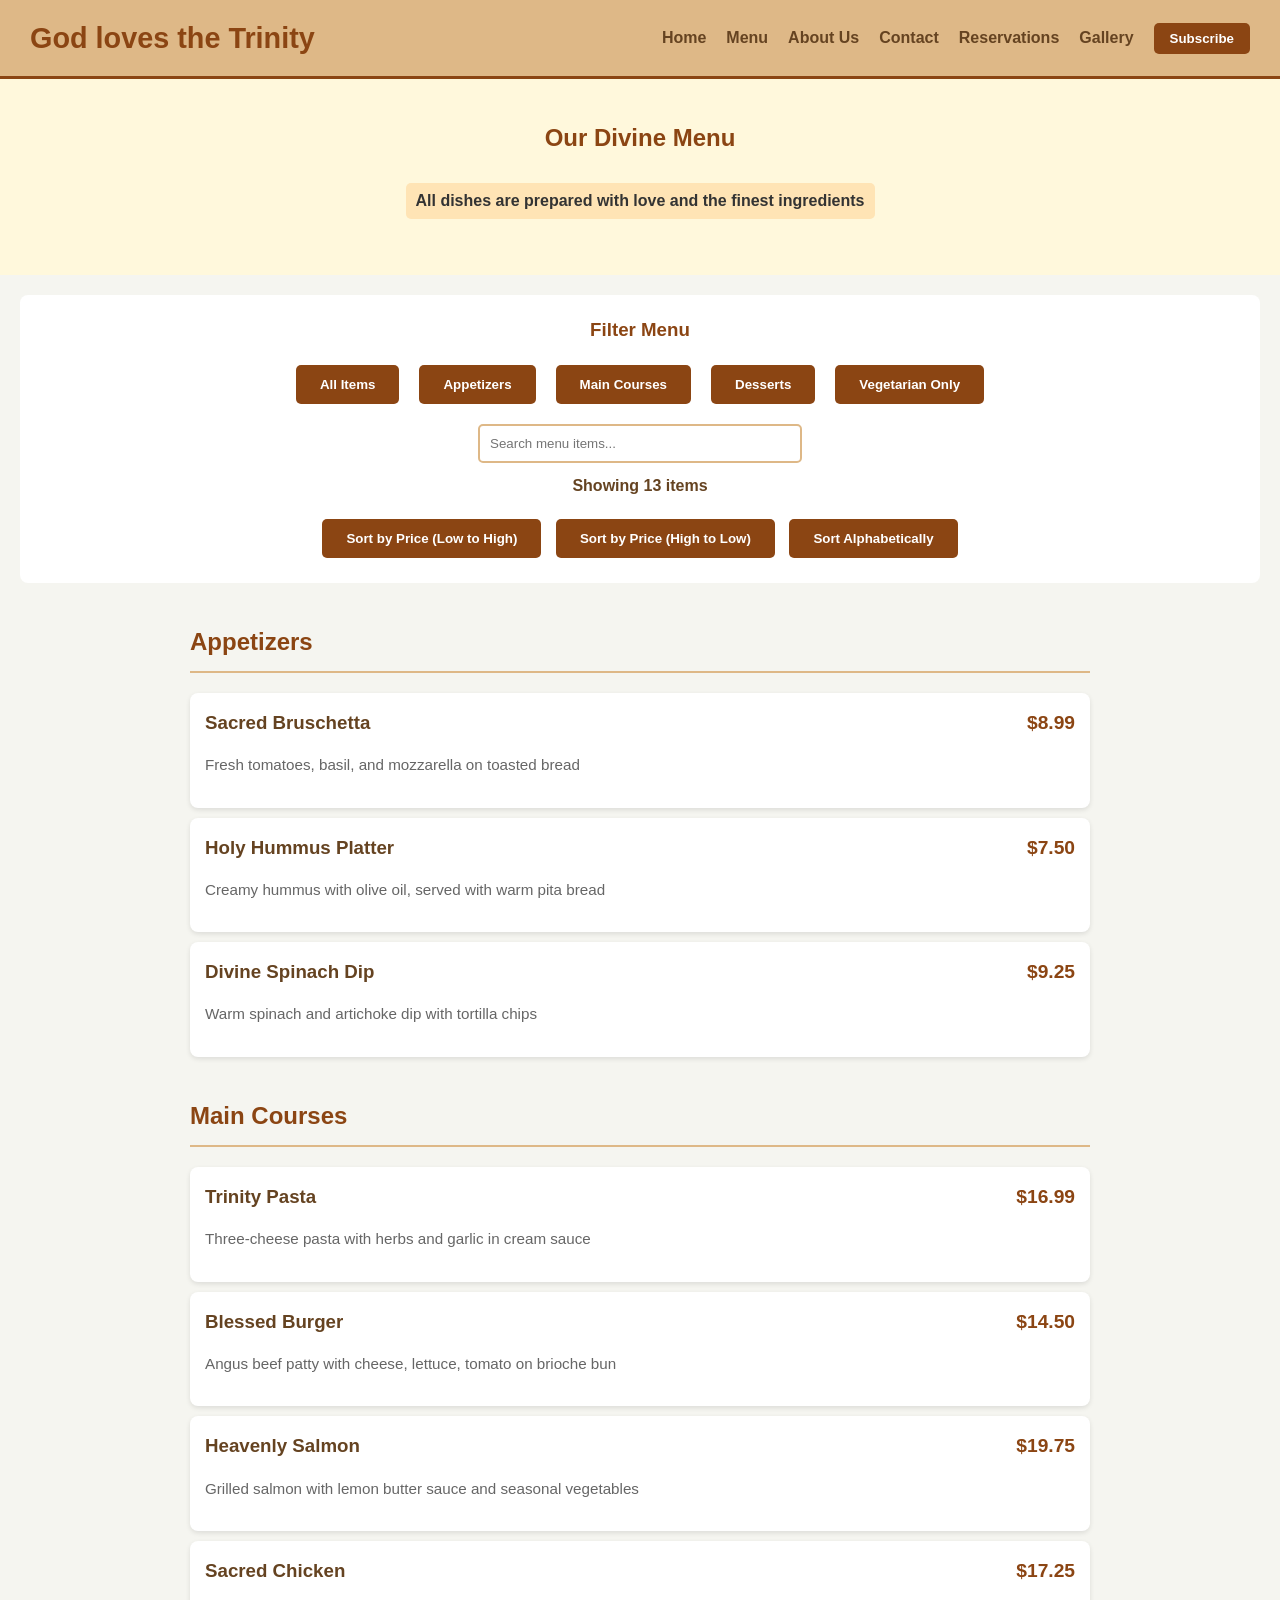
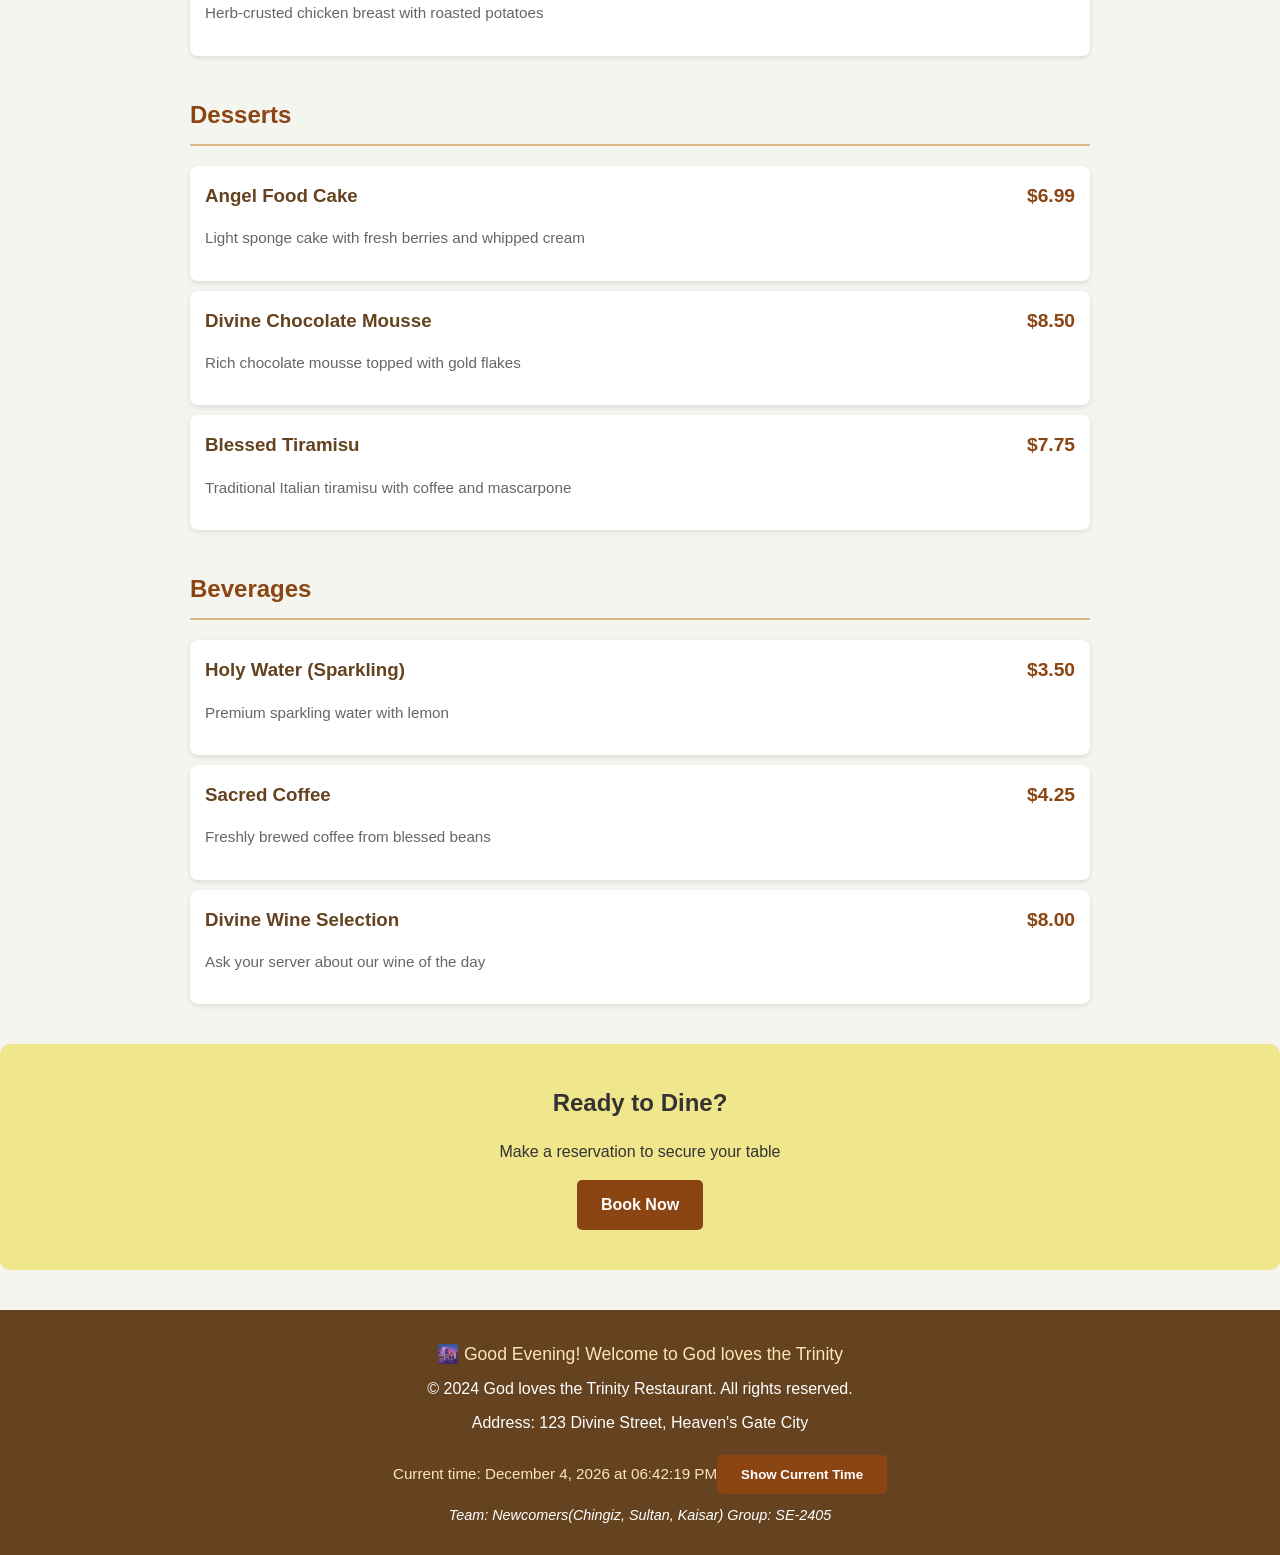
<file: menu.html>
<!DOCTYPE html>
<html lang="en">
<head>
  <meta charset="UTF-8">
  <meta name="viewport" content="width=device-width, initial-scale=1.0">
  <title>Menu - God loves the Trinity</title>
  <link rel="stylesheet" href="style.css">
</head>
<body>
  <!-- Task 1: Flexbox Header / Nav -->
  <header class="main-header">
    <div class="logo">God loves the Trinity</div>
    <nav class="navigation">
      <ul>
        <li><a href="index.html">Home</a></li>
        <li><a href="menu.html">Menu</a></li>
        <li><a href="about.html">About Us</a></li>
        <li><a href="contact.html">Contact</a></li>
        <li><a href="reserve.html">Reservations</a></li>
        <li><a href="gallery.html">Gallery</a></li>
        <!-- TASK 3: Popup subscription button -->
        <li><button id="subscribe-btn" class="subscribe-button">Subscribe</button></li>
      </ul>
    </nav>
  </header>

  <main>
    <section id="menu-header">
      <h1>Our Divine Menu</h1>
      <p class="highlighted-text">All dishes are prepared with love and the finest ingredients</p>
    </section>

    <!-- Keep your existing menu sections -->
    <section class="menu-section">
      <h2>Appetizers</h2>
      <div class="menu-item">
        <div>
          <h3>Sacred Bruschetta</h3>
          <p>Fresh tomatoes, basil, and mozzarella on toasted bread</p>
        </div>
        <span class="price">$8.99</span>
      </div>
      <div class="menu-item">
        <div>
          <h3>Holy Hummus Platter</h3>
          <p>Creamy hummus with olive oil, served with warm pita bread</p>
        </div>
        <span class="price">$7.50</span>
      </div>
      <div class="menu-item">
        <div>
          <h3>Divine Spinach Dip</h3>
          <p>Warm spinach and artichoke dip with tortilla chips</p>
        </div>
        <span class="price">$9.25</span>
      </div>
    </section>

    <section class="menu-section">
      <h2>Main Courses</h2>
      <div class="menu-item">
        <div>
          <h3>Trinity Pasta</h3>
          <p>Three-cheese pasta with herbs and garlic in cream sauce</p>
        </div>
        <span class="price">$16.99</span>
      </div>
      <div class="menu-item">
        <div>
          <h3>Blessed Burger</h3>
          <p>Angus beef patty with cheese, lettuce, tomato on brioche bun</p>
        </div>
        <span class="price">$14.50</span>
      </div>
      <div class="menu-item">
        <div>
          <h3>Heavenly Salmon</h3>
          <p>Grilled salmon with lemon butter sauce and seasonal vegetables</p>
        </div>
        <span class="price">$19.75</span>
      </div>
      <div class="menu-item">
        <div>
          <h3>Sacred Chicken</h3>
          <p>Herb-crusted chicken breast with roasted potatoes</p>
        </div>
        <span class="price">$17.25</span>
      </div>
    </section>

    <section class="menu-section">
      <h2>Desserts</h2>
      <div class="menu-item">
        <div>
          <h3>Angel Food Cake</h3>
          <p>Light sponge cake with fresh berries and whipped cream</p>
        </div>
        <span class="price">$6.99</span>
      </div>
      <div class="menu-item">
        <div>
          <h3>Divine Chocolate Mousse</h3>
          <p>Rich chocolate mousse topped with gold flakes</p>
        </div>
        <span class="price">$8.50</span>
      </div>
      <div class="menu-item">
        <div>
          <h3>Blessed Tiramisu</h3>
          <p>Traditional Italian tiramisu with coffee and mascarpone</p>
        </div>
        <span class="price">$7.75</span>
      </div>
    </section>

    <section class="menu-section">
      <h2>Beverages</h2>
      <div class="menu-item">
        <div>
          <h3>Holy Water (Sparkling)</h3>
          <p>Premium sparkling water with lemon</p>
        </div>
        <span class="price">$3.50</span>
      </div>
      <div class="menu-item">
        <div>
          <h3>Sacred Coffee</h3>
          <p>Freshly brewed coffee from blessed beans</p>
        </div>
        <span class="price">$4.25</span>
      </div>
      <div class="menu-item">
        <div>
          <h3>Divine Wine Selection</h3>
          <p>Ask your server about our wine of the day</p>
        </div>
        <span class="price">$8.00</span>
      </div>
    </section>

    <div class="cta-section">
      <h2>Ready to Dine?</h2>
      <p>Make a reservation to secure your table</p>
      <a href="reserve.html" class="button-style">Book Now</a>
    </div>
  </main>

  <!-- TASK 3: Popup Subscription Form -->
  <div id="subscription-popup" class="popup-overlay">
    <div class="popup-content">
      <span id="close-popup" class="close-btn">&times;</span>
      <h2>Subscribe to Our Newsletter</h2>
      <p>Get the latest updates on special offers and new menu items!</p>
      <form id="subscription-form">
        <input type="email" id="popup-email" placeholder="Enter your email" required>
        <button type="submit" class="button-style">Subscribe</button>
      </form>
    </div>
  </div>

  <footer>
    <p>&copy; 2024 God loves the Trinity Restaurant. All rights reserved.</p>
    <p>Address: 123 Divine Street, Heaven's Gate City</p>
    <!-- TASK 5: Current Date and Time -->
    <p class="datetime-display">Current time: <span id="current-datetime"></span></p>
    <p class="team-members">Team: Newcomers(Chingiz, Sultan, Kaisar) Group: SE-2405</p>
  </footer>

  <!-- JavaScript -->
  <script src="script.js"></script>
</body>
</html>
</file>
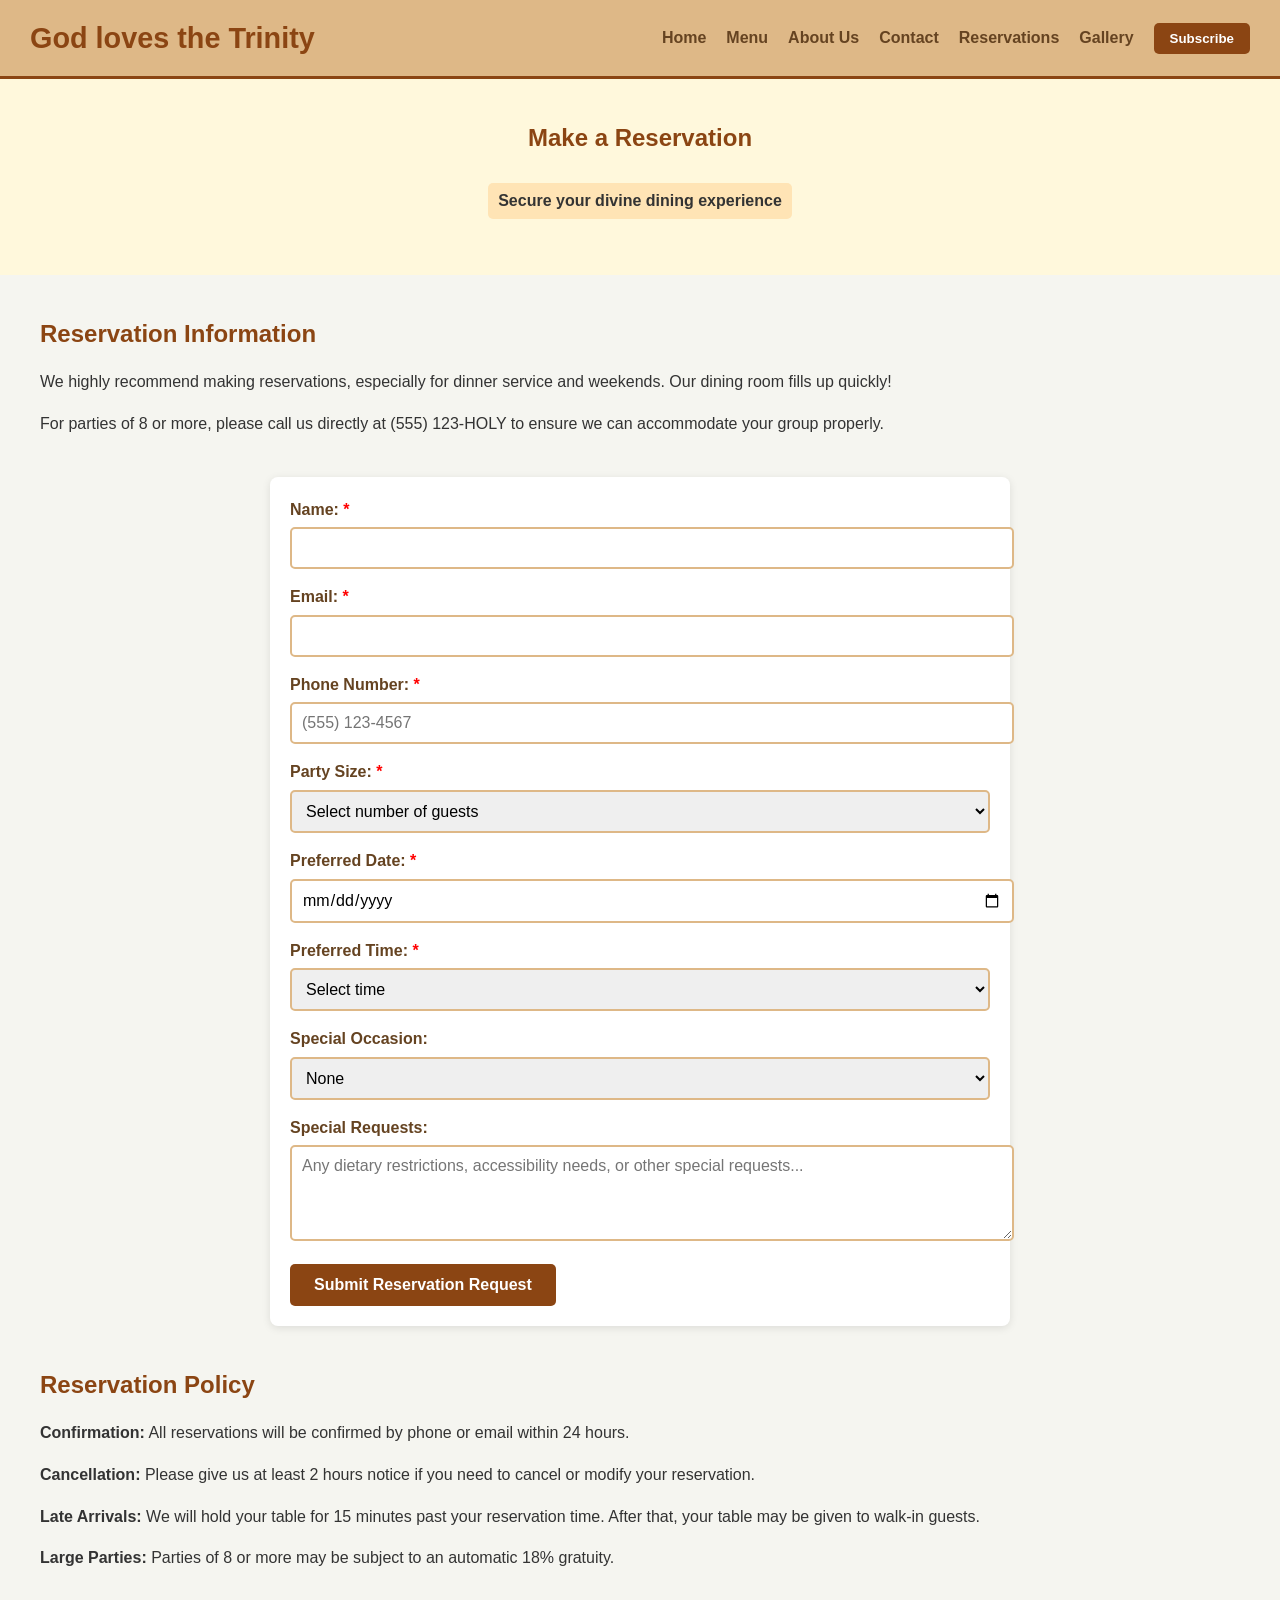
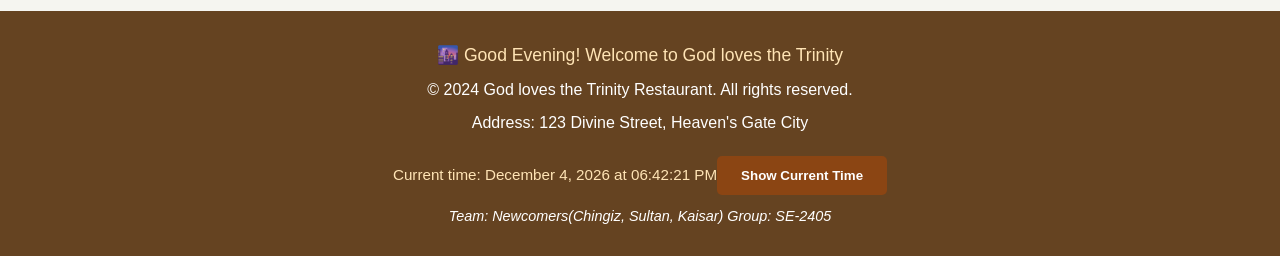
<file: reserve.html>
<!DOCTYPE html>
<html lang="en">
<head>
  <meta charset="UTF-8">
  <meta name="viewport" content="width=device-width, initial-scale=1.0">
  <title>Reservations - God loves the Trinity</title>
  <link rel="stylesheet" href="style.css">
</head>
<body>
  <!-- Task 1: Flexbox Header / Nav -->
  <header class="main-header">
    <div class="logo">God loves the Trinity</div>
    <nav class="navigation">
      <ul>
        <li><a href="index.html">Home</a></li>
        <li><a href="menu.html">Menu</a></li>
        <li><a href="about.html">About Us</a></li>
        <li><a href="contact.html">Contact</a></li>
        <li><a href="reserve.html">Reservations</a></li>
        <li><a href="gallery.html">Gallery</a></li>
        <!-- TASK 3: Popup subscription button -->
        <li><button id="subscribe-btn" class="subscribe-button">Subscribe</button></li>
      </ul>
    </nav>
  </header>

  <main>
    <section id="booking-header">
      <h1>Make a Reservation</h1>
      <p class="highlighted-text">Secure your divine dining experience</p>
    </section>

    <section class="about-content">
      <h2>Reservation Information</h2>
      <p>We highly recommend making reservations, especially for dinner service and weekends. Our dining room fills up quickly!</p>
      <p>For parties of 8 or more, please call us directly at (555) 123-HOLY to ensure we can accommodate your group properly.</p>
    </section>

    <!-- TASK 1: Form with Validation -->
    <form class="contact-form" style="max-width:700px; margin: 0 auto; background:#fff; padding:20px; border-radius:8px;">
      <div class="form-group">
        <label for="guest-name">Name: <span style="color: red;">*</span></label>
        <input type="text" id="guest-name" name="guest-name" required>
      </div>
      <div class="form-group">
        <label for="guest-email">Email: <span style="color: red;">*</span></label>
        <input type="email" id="guest-email" name="guest-email" required>
      </div>
      <div class="form-group">
        <label for="guest-phone">Phone Number: <span style="color: red;">*</span></label>
        <input type="tel" id="guest-phone" name="guest-phone" placeholder="(555) 123-4567" required>
      </div>
      <div class="form-group">
        <label for="party-size">Party Size: <span style="color: red;">*</span></label>
        <select id="party-size" name="party-size" required>
          <option value="">Select number of guests</option>
          <option value="1">1 person</option>
          <option value="2">2 people</option>
          <option value="3">3 people</option>
          <option value="4">4 people</option>
          <option value="5">5 people</option>
          <option value="6">6 people</option>
          <option value="7">7 people</option>
          <option value="8+">8 or more people</option>
        </select>
      </div>
      <div class="form-group">
        <label for="reservation-date">Preferred Date: <span style="color: red;">*</span></label>
        <input type="date" id="reservation-date" name="reservation-date" required>
      </div>
      <div class="form-group">
        <label for="reservation-time">Preferred Time: <span style="color: red;">*</span></label>
        <select id="reservation-time" name="reservation-time" required>
          <option value="">Select time</option>
          <option value="11:00">11:00 AM</option>
          <option value="11:30">11:30 AM</option>
          <option value="12:00">12:00 PM</option>
          <option value="12:30">12:30 PM</option>
          <option value="13:00">1:00 PM</option>
          <option value="13:30">1:30 PM</option>
          <option value="14:00">2:00 PM</option>
          <option value="17:00">5:00 PM</option>
          <option value="17:30">5:30 PM</option>
          <option value="18:00">6:00 PM</option>
          <option value="18:30">6:30 PM</option>
          <option value="19:00">7:00 PM</option>
          <option value="19:30">7:30 PM</option>
          <option value="20:00">8:00 PM</option>
          <option value="20:30">8:30 PM</option>
        </select>
      </div>
      <div class="form-group">
        <label for="occasion">Special Occasion:</label>
        <select id="occasion" name="occasion">
          <option value="">None</option>
          <option value="birthday">Birthday</option>
          <option value="anniversary">Anniversary</option>
          <option value="date">Date Night</option>
          <option value="business">Business Dinner</option>
          <option value="celebration">Celebration</option>
          <option value="other">Other</option>
        </select>
      </div>
      <div class="form-group">
        <label for="special-requests">Special Requests:</label>
        <textarea id="special-requests" name="special-requests" rows="4" placeholder="Any dietary restrictions, accessibility needs, or other special requests..."></textarea>
      </div>
      <button type="submit" class="submit-btn">Submit Reservation Request</button>
    </form>

    <section class="about-content">
      <h2>Reservation Policy</h2>
      <p><strong>Confirmation:</strong> All reservations will be confirmed by phone or email within 24 hours.</p>
      <p><strong>Cancellation:</strong> Please give us at least 2 hours notice if you need to cancel or modify your reservation.</p>
      <p><strong>Late Arrivals:</strong> We will hold your table for 15 minutes past your reservation time. After that, your table may be given to walk-in guests.</p>
      <p><strong>Large Parties:</strong> Parties of 8 or more may be subject to an automatic 18% gratuity.</p>
    </section>
  </main>

  <!-- TASK 3: Popup Subscription Form -->
  <div id="subscription-popup" class="popup-overlay">
    <div class="popup-content">
      <span id="close-popup" class="close-btn">&times;</span>
      <h2>Subscribe to Our Newsletter</h2>
      <p>Get the latest updates on special offers and new menu items!</p>
      <form id="subscription-form">
        <input type="email" id="popup-email" placeholder="Enter your email" required>
        <button type="submit" class="button-style">Subscribe</button>
      </form>
    </div>
  </div>

  <footer>
    <p>&copy; 2024 God loves the Trinity Restaurant. All rights reserved.</p>
    <p>Address: 123 Divine Street, Heaven's Gate City</p>
    <!-- TASK 5: Current Date and Time -->
    <p class="datetime-display">Current time: <span id="current-datetime"></span></p>
    <p class="team-members">Team: Newcomers(Chingiz, Sultan, Kaisar) Group: SE-2405</p>
  </footer>

  <!-- JavaScript -->
  <script src="script.js"></script>
</body>
</html>
</file>
<file: style.css>
/* ===== Global Styles ===== */
body {
    font-family: Arial, sans-serif;
    margin: 0;
    padding: 0;
    background-color: #f5f5f0;
    color: #333;
    line-height: 1.6;
    transition: background-color 0.5s ease;
}

h1, h2, h3 { margin: 0; }
img { max-width: 100%; height: auto; }
a { text-decoration: none; color: inherit; }

/* ===== Task 1: Header + Navigation (Flexbox) ===== */
.main-header {
    display: flex;
    justify-content: space-between;
    align-items: center;
    background-color: #DEB887;
    padding: 15px 30px;
    border-bottom: 3px solid #8B4513;
}

.main-header .logo {
    font-size: 1.8rem;
    font-weight: bold;
    color: #8B4513;
}

.navigation ul {
    display: flex;
    list-style: none;
    gap: 20px;
    margin: 0; padding: 0;
    align-items: center;
}

.navigation a {
    font-weight: bold;
    color: #654321;
    transition: color 0.3s, transform 0.2s;
    display: inline-block;
}
.navigation a:hover { 
    color: #8B4513;
    transform: translateY(-2px);
}

/* TASK 3: Subscribe Button in Navigation */
.subscribe-button {
    background: #8B4513;
    color: #fff;
    border: none;
    padding: 8px 16px;
    border-radius: 5px;
    font-weight: bold;
    cursor: pointer;
    transition: background 0.3s, transform 0.2s;
}
.subscribe-button:hover {
    background: #654321;
    transform: scale(1.05);
}

/* ===== Banner ===== */
#top-banner { position: relative; text-align: center; margin-bottom: 40px; }
.banner-image { width: 100%; height: 300px; object-fit: cover; }
.banner-text {
    position: absolute; top: 50%; left: 50%; transform: translate(-50%, -50%);
    background: rgba(222,184,135,0.9); padding: 20px; border-radius: 10px;
    animation: fadeIn 1s ease-in;
}
.highlighted-text { 
    background: #FFE4B5; 
    padding: 5px 10px; 
    border-radius: 5px; 
    font-weight: bold;
    display: inline-block;
}

/* TASK 4: Background Color Changer Section */
.bg-color-section {
    text-align: center;
    background: #fff;
    padding: 30px;
    margin: 20px;
    border-radius: 10px;
    box-shadow: 0 2px 8px rgba(0,0,0,0.1);
}
.bg-color-section p {
    font-size: 1.1rem;
    margin-bottom: 15px;
}

/* ===== Task 2: Card Row ===== */
.card-container {
    display: flex;
    gap: 20px;
    margin: 40px 20px;
    flex-wrap: wrap;
}
.card {
    flex: 1;
    min-width: 280px;
    background: #fff;
    border-radius: 8px;
    overflow: hidden;
    display: flex;
    flex-direction: column;
    transition: transform 0.3s, box-shadow 0.3s;
    opacity: 0;
}
.card img { width: 100%; height: 200px; object-fit: cover; }
.card-content {
    padding: 15px;
    flex: 1;
    display: flex; flex-direction: column;
}
.card h3 { margin-bottom: 10px; color: #8B4513; }
.card p { flex: 1; }
.card button {
    padding: 10px; border: none; background: #8B4513; color: #fff;
    border-radius: 5px; cursor: pointer; transition: background 0.3s, transform 0.2s;
}
.card button:hover { 
    background: #654321;
    transform: translateY(-2px);
}
.card:hover {
    transform: translateY(-5px);
    box-shadow: 0 8px 15px rgba(0,0,0,0.2);
}

/* ===== Task 3: Grid Layout with Areas ===== */
.layout {
    display: grid;
    grid-template-areas:
      "header header"
      "sidebar main"
      "footer footer";
    grid-template-columns: 250px 1fr;
    grid-template-rows: auto 1fr auto;
    gap: 10px;
    margin: 40px 20px;
    background: #fdfdfd;
    border: 2px solid #DEB887;
    border-radius: 8px;
    overflow: hidden;
}
.layout-header { grid-area: header; background: #DEB887; padding: 15px; text-align: center; font-weight: bold; }
.sidebar { grid-area: sidebar; background: #FFF8DC; padding: 15px; }
.main { grid-area: main; padding: 15px; }
.footer { grid-area: footer; background: #DEB887; text-align: center; padding: 10px; }

/* ===== Task 4: Image Gallery (Grid) ===== */
.gallery {
    display: grid;
    grid-template-columns: repeat(auto-fit, minmax(200px, 1fr));
    gap: 15px;
    margin: 40px 20px;
}
.gallery-item {
    position: relative;
    overflow: hidden;
    border-radius: 8px;
    opacity: 0;
    cursor: pointer;
}
.gallery-item img {
    width: 100%;
    display: block;
    transition: transform 0.3s;
}
.gallery-item:hover img { transform: scale(1.1); }
.caption {
    position: absolute; inset: auto 0 0 0;
    background: rgba(0,0,0,0.6);
    color: #fff; text-align: center;
    padding: 6px 8px;
    opacity: 0; transition: opacity 0.3s;
}
.gallery-item:hover .caption { opacity: 1; }

/* ===== CTA Section ===== */
.cta-section { 
    text-align: center; 
    background: #F0E68C; 
    padding: 40px; 
    margin: 30px 0; 
    border-radius: 10px;
    animation: fadeIn 1s ease-in;
}
.button-style { 
    background: #8B4513; 
    color: #fff; 
    padding: 12px 24px; 
    border-radius: 5px; 
    font-weight: bold; 
    transition: background 0.3s, transform 0.2s; 
    display: inline-block;
    border: none;
    cursor: pointer;
}
.button-style:hover { 
    background: #654321;
    transform: translateY(-2px);
}

/* ===== TASK 2: Accordion Styles ===== */
.accordion {
    max-width: 800px;
    margin: 20px auto;
}
.accordion-item {
    background: #fff;
    margin-bottom: 10px;
    border-radius: 8px;
    overflow: hidden;
    box-shadow: 0 2px 5px rgba(0,0,0,0.1);
    transition: box-shadow 0.3s;
}
.accordion-item:hover {
    box-shadow: 0 4px 10px rgba(0,0,0,0.15);
}
.accordion-header {
    display: flex;
    justify-content: space-between;
    align-items: center;
    padding: 15px 20px;
    background: #DEB887;
    cursor: pointer;
    transition: background 0.3s;
}
.accordion-header:hover {
    background: #d4a574;
}
.accordion-header h3 {
    margin: 0;
    font-size: 1.1rem;
    color: #654321;
}
.accordion-icon {
    font-size: 1.5rem;
    font-weight: bold;
    color: #654321;
    transition: transform 0.3s;
}
.accordion-item.active .accordion-icon {
    transform: rotate(45deg);
}
.accordion-content {
    max-height: 0;
    overflow: hidden;
    transition: max-height 0.3s ease;
    background: #fff;
}
.accordion-content p {
    padding: 15px 20px;
    margin: 0;
    line-height: 1.6;
}

/* ===== TASK 3: Popup Styles ===== */
.popup-overlay {
    display: none;
    position: fixed;
    top: 0;
    left: 0;
    width: 100%;
    height: 100%;
    background: rgba(0, 0, 0, 0.6);
    justify-content: center;
    align-items: center;
    z-index: 1000;
}
.popup-content {
    background: #fff;
    padding: 40px;
    border-radius: 12px;
    max-width: 500px;
    width: 90%;
    position: relative;
    box-shadow: 0 5px 20px rgba(0,0,0,0.3);
    animation: slideDown 0.3s ease;
}
@keyframes slideDown {
    from {
        opacity: 0;
        transform: translateY(-50px);
    }
    to {
        opacity: 1;
        transform: translateY(0);
    }
}
.close-btn {
    position: absolute;
    top: 15px;
    right: 20px;
    font-size: 2rem;
    font-weight: bold;
    color: #666;
    cursor: pointer;
    transition: color 0.3s, transform 0.2s;
}
.close-btn:hover {
    color: #000;
    transform: scale(1.1);
}
.popup-content h2 {
    color: #8B4513;
    margin-bottom: 10px;
}
.popup-content p {
    margin-bottom: 20px;
    color: #666;
}
#subscription-form {
    display: flex;
    flex-direction: column;
    gap: 15px;
}
#popup-email {
    padding: 12px;
    border: 2px solid #DEB887;
    border-radius: 5px;
    font-size: 1rem;
    transition: border-color 0.3s;
}
#popup-email:focus {
    outline: none;
    border-color: #8B4513;
}

/* ===== Form Styles ===== */
.form-group {
    margin-bottom: 15px;
}
.form-group label {
    display: block;
    margin-bottom: 5px;
    font-weight: bold;
    color: #654321;
}
.form-group input,
.form-group select,
.form-group textarea {
    width: 100%;
    padding: 10px;
    border: 2px solid #DEB887;
    border-radius: 5px;
    font-size: 1rem;
    font-family: Arial, sans-serif;
    transition: border-color 0.3s, box-shadow 0.3s;
}
.form-group input:focus,
.form-group select:focus,
.form-group textarea:focus {
    outline: none;
    border-color: #8B4513;
    box-shadow: 0 0 5px rgba(139, 69, 19, 0.3);
}
.submit-btn {
    background: #8B4513;
    color: #fff;
    border: none;
    padding: 12px 24px;
    border-radius: 5px;
    font-size: 1rem;
    font-weight: bold;
    cursor: pointer;
    transition: background 0.3s, transform 0.2s;
}
.submit-btn:hover {
    background: #654321;
    transform: translateY(-2px);
}

/* TASK 1: Error Message Styles */
.error-message {
    color: #d32f2f;
    font-size: 0.875rem;
    margin-top: 5px;
    animation: shake 0.3s;
}

@keyframes shake {
    0%, 100% { transform: translateX(0); }
    25% { transform: translateX(-5px); }
    75% { transform: translateX(5px); }
}

/* ===== Menu Styles ===== */
.menu-section {
    max-width: 900px;
    margin: 40px auto;
    padding: 0 20px;
}
.menu-section h2 {
    color: #8B4513;
    border-bottom: 2px solid #DEB887;
    padding-bottom: 10px;
    margin-bottom: 20px;
}
.menu-item {
    display: flex;
    justify-content: space-between;
    align-items: flex-start;
    padding: 15px;
    background: #fff;
    margin-bottom: 10px;
    border-radius: 8px;
    box-shadow: 0 2px 5px rgba(0,0,0,0.1);
    transition: transform 0.3s, box-shadow 0.3s;
}
.menu-item:hover {
    transform: translateX(10px);
    box-shadow: 0 4px 15px rgba(139, 69, 19, 0.3);
}
.menu-item h3 {
    color: #654321;
    margin-bottom: 5px;
}
.menu-item p {
    color: #666;
    font-size: 0.95rem;
}
.price {
    font-size: 1.2rem;
    font-weight: bold;
    color: #8B4513;
    white-space: nowrap;
    margin-left: 20px;
}

/* ===== Content Sections ===== */
.about-content {
    max-width: 1200px;
    margin: 40px auto;
    padding: 0 20px;
}
.about-content h2 {
    color: #8B4513;
    margin-bottom: 15px;
}
.about-content ul {
    list-style-position: inside;
    margin-left: 20px;
}
.about-content li {
    margin-bottom: 8px;
}

/* ===== About Page - Chef Section ===== */
.chef-info {
    display: flex;
    gap: 30px;
    align-items: flex-start;
    margin-bottom: 40px;
}
.chef-info img {
    max-width: 400px;
    max-height: 500px;
    width: 100%;
    height: auto;
    object-fit: cover;
    border-radius: 8px;
    box-shadow: 0 4px 10px rgba(0,0,0,0.2);
    transition: transform 0.3s;
}
.chef-info img:hover {
    transform: scale(1.05);
}
.chef-details {
    flex: 1;
}

/* ===== Contact Page Styles ===== */
.contact-info {
    display: grid;
    grid-template-columns: repeat(auto-fit, minmax(220px, 1fr));
    gap: 16px;
    margin: 20px;
}

.info-box {
    background: #fff;
    padding: 16px;
    border-radius: 8px;
    transition: transform 0.3s, box-shadow 0.3s;
}

.info-box:hover {
    transform: translateY(-5px);
    box-shadow: 0 5px 15px rgba(0,0,0,0.15);
}

.contact-form {
    max-width: 700px;
    margin: 0 auto;
    background: #fff;
    padding: 20px;
    border-radius: 8px;
    box-shadow: 0 2px 8px rgba(0,0,0,0.1);
}

/* ===== Footer ===== */
.site-footer, footer {
    background: #654321;
    color: #fff;
    text-align: center;
    padding: 20px;
    margin-top: 40px;
}
.site-footer p, footer p {
    margin: 8px 0;
}

/* TASK 5: Date/Time Display */
.datetime-display {
    font-size: 0.95rem;
    margin-top: 10px;
    color: #FFE4B5;
}
.team-members {
    font-size: 0.9rem;
    margin-top: 10px;
    font-style: italic;
}

/* ===== Page-specific helpers ===== */
.header-section, .tagline, #main-header { display:none; }

#menu-header, #contact-header, #booking-header, #about-header, #gallery-header {
    text-align: center;
    padding: 40px 20px;
    background: #FFF8DC;
    margin-bottom: 20px;
}
#menu-header h1, #contact-header h1, #booking-header h1, #about-header h1, #gallery-header h1 {
    color: #8B4513;
    margin-bottom: 10px;
}

/* ===== Animations ===== */
@keyframes fadeIn {
    from {
        opacity: 0;
        transform: translateY(20px);
    }
    to {
        opacity: 1;
        transform: translateY(0);
    }
}

@keyframes pulse {
    0%, 100% { transform: scale(1); }
    50% { transform: scale(1.05); }
}

/* Scroll to top button */
#scroll-to-top {
    animation: fadeIn 0.3s ease-in;
}

#scroll-to-top:hover {
    animation: pulse 0.5s ease-in-out;
}

/* Menu filter buttons */
.menu-filter-btn {
    margin: 5px;
    transition: all 0.3s;
}

.menu-filter-btn:active {
    transform: scale(0.95);
}

/* Gallery lightbox */
#gallery-lightbox {
    backdrop-filter: blur(5px);
}

#lightbox-image {
    animation: fadeIn 0.3s ease-in;
}

#prev-image:hover,
#next-image:hover {
    transform: scale(1.2);
    transition: transform 0.2s;
}

/* Contact success message */
#contact-success-message {
    animation: slideDown 0.3s ease;
}

/* Loading animation */
@keyframes spin {
    0% { transform: rotate(0deg); }
    100% { transform: rotate(360deg); }
}

#page-loader {
    animation: fadeIn 0.3s ease-in;
}

/* Menu search input */
#menu-search {
    transition: all 0.3s;
}

#menu-search:focus {
    transform: scale(1.02);
}

/* Greeting section animations */
#greeting-text {
    transition: all 0.3s ease;
}

#user-name-input {
    transition: all 0.3s;
}

#user-name-input:focus {
    transform: scale(1.02);
    box-shadow: 0 0 10px rgba(139, 69, 19, 0.2);
}

/* Time display result */
#time-display-result {
    animation: fadeIn 0.5s ease-in;
}

/* Features section */
.features-section {
    display: grid;
    grid-template-columns: repeat(auto-fit, minmax(220px, 1fr));
    gap: 16px;
}

.feature-box {
    background: #fff;
    padding: 16px;
    border-radius: 8px;
    transition: transform 0.3s, box-shadow 0.3s;
}

.feature-box:hover {
    transform: translateY(-5px);
    box-shadow: 0 5px 15px rgba(0,0,0,0.15);
}

/* ===== Responsive ===== */
@media (max-width: 768px) {
    .main-header {
        flex-direction: column;
        gap: 15px;
    }
    .navigation ul {
        flex-wrap: wrap;
        justify-content: center;
        gap: 10px;
    }
    .card-container { 
        flex-direction: column; 
    }
    .layout {
        grid-template-areas:
          "header"
          "main"
          "sidebar"
          "footer";
        grid-template-columns: 1fr;
    }
    .chef-info {
        flex-direction: column !important;
    }
    .chef-info img {
        max-width: 100%;
    }
    .popup-content {
        padding: 30px 20px;
    }
    
    #scroll-to-top {
        bottom: 20px;
        right: 20px;
        width: 45px;
        height: 45px;
        font-size: 20px;
    }
    
    .gallery {
        grid-template-columns: repeat(auto-fit, minmax(150px, 1fr));
    }
    
    .contact-info {
        grid-template-columns: 1fr;
    }
}

@media (max-width: 480px) {
    .main-header .logo {
        font-size: 1.4rem;
    }
    
    .navigation a {
        font-size: 0.9rem;
    }
    
    .banner-text h2 {
        font-size: 1.5rem;
    }
    
    .menu-item {
        flex-direction: column;
        gap: 10px;
    }
    
    .price {
        margin-left: 0;
    }
}

/* ===== Print Styles ===== */
@media print {
    .main-header,
    .subscribe-button,
    #scroll-to-top,
    #page-loader,
    .popup-overlay {
        display: none !important;
    }
    
    body {
        background: white;
        color: black;
    }
    
    .card,
    .menu-item,
    .accordion-item {
        page-break-inside: avoid;
    }
}
</file>
